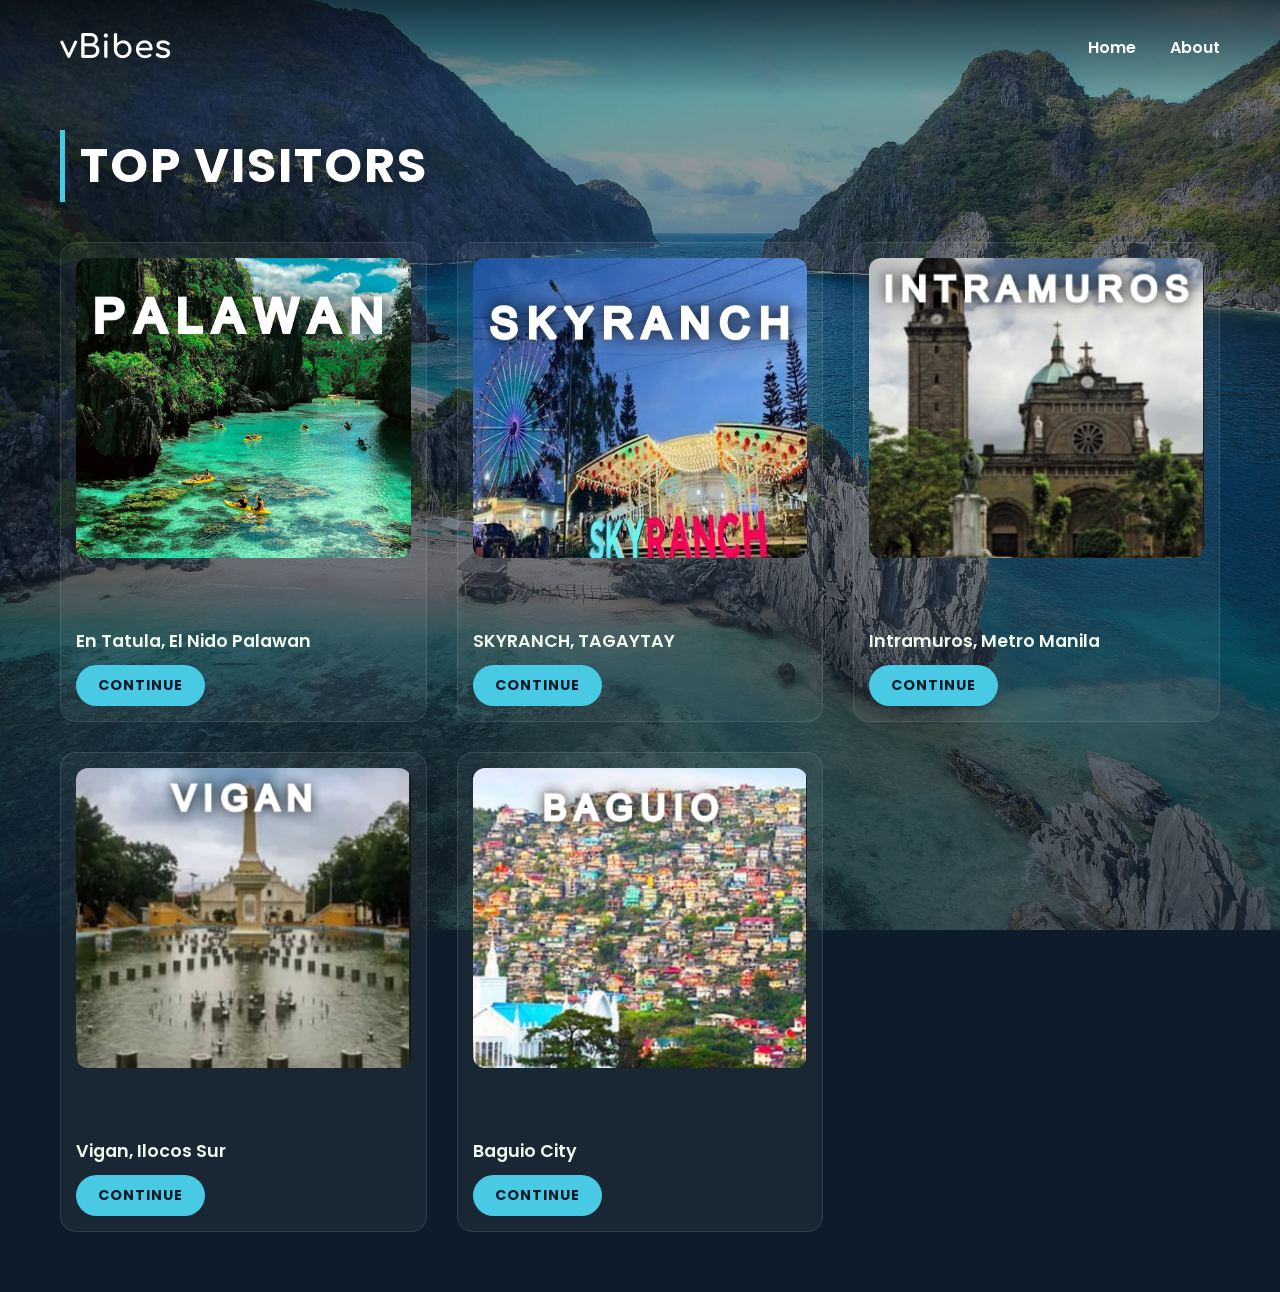
<file: explore.html>
<!DOCTYPE html>
<html lang="en">
<head>
    <meta charset="UTF-8">
    <meta name="viewport" content="width=device-width, initial-scale=1.0">
    <title>vBibes Adventure - Top Visitors</title>
    <link rel="preconnect" href="https://fonts.googleapis.com">
    <link rel="preconnect" href="https://fonts.gstatic.com" crossorigin>
    <link href="https://fonts.googleapis.com/css2?family=Comfortaa:wght@700&family=Poppins:wght@400;600;700&display=swap" rel="stylesheet">
    <link rel="stylesheet" href="explore.css">
</head>
<body>
    <div class="hero">
        <header>
            <a href="index.html" class="logo">vBibes</a>
            <nav>
                <a href="index.html">Home</a>
                <a href="#">About</a>
            </nav>
        </header>

        <div class="content-container">
            <h1 class="section-title">TOP VISITORS</h1>
            
            <div class="cards-row">
                <!-- Card 1: Palawan -->
                <div class="visitor-card">
                    <div class="card-image-wrapper">
                        <img src="palawan.jpg" alt="Palawan">
                    </div>
                    <div class="card-footer">
                        <div class="location-tag">En Tatula, El Nido Palawan</div>
                        <a href="palawan.html" class="continue-btn">Continue</a>
                    </div>
                </div>

                <!-- Card 2: Skyranch -->
                <div class="visitor-card">
                    <div class="card-image-wrapper">
                        <img src="skyranch.jpg" alt="Tagaytay">
                    </div>
                    <div class="card-footer">
                        <div class="location-tag">SKYRANCH, TAGAYTAY</div>
                        <a href="skyranch.html" class="continue-btn">Continue</a>
                    </div>
                </div>

                <!-- Card 3: Intramuros -->
                <div class="visitor-card">
                    <div class="card-image-wrapper">
                        <img src="intramuros.jfif" alt="Metro Manila">
                    </div>
                    <div class="card-footer">
                        <div class="location-tag">Intramuros, Metro Manila</div>
                        <a href="#" class="continue-btn">Continue</a>
                    </div>
                </div>

                <!-- Card 4: Vigan -->
                <div class="visitor-card">
                    <div class="card-image-wrapper">
                        <img src="vigan.jfif" alt="Ilocos Sur">
                    </div>
                    <div class="card-footer">
                        <div class="location-tag">Vigan, Ilocos Sur</div>
                        <a href="#" class="continue-btn">Continue</a>
                    </div>
                </div>

                <!-- Card 5: Baguio -->
                <div class="visitor-card">
                    <div class="card-image-wrapper">
                        <img src="BAGUIO.jfif" alt="Baguio">
                    </div>
                    <div class="card-footer">
                        <div class="location-tag">Baguio City</div>
                        <a href="#" class="continue-btn">Continue</a>
                    </div>
                </div>
            </div> <!-- /cards-row -->
        </div>
    </div>
</body>
</html>
</file>
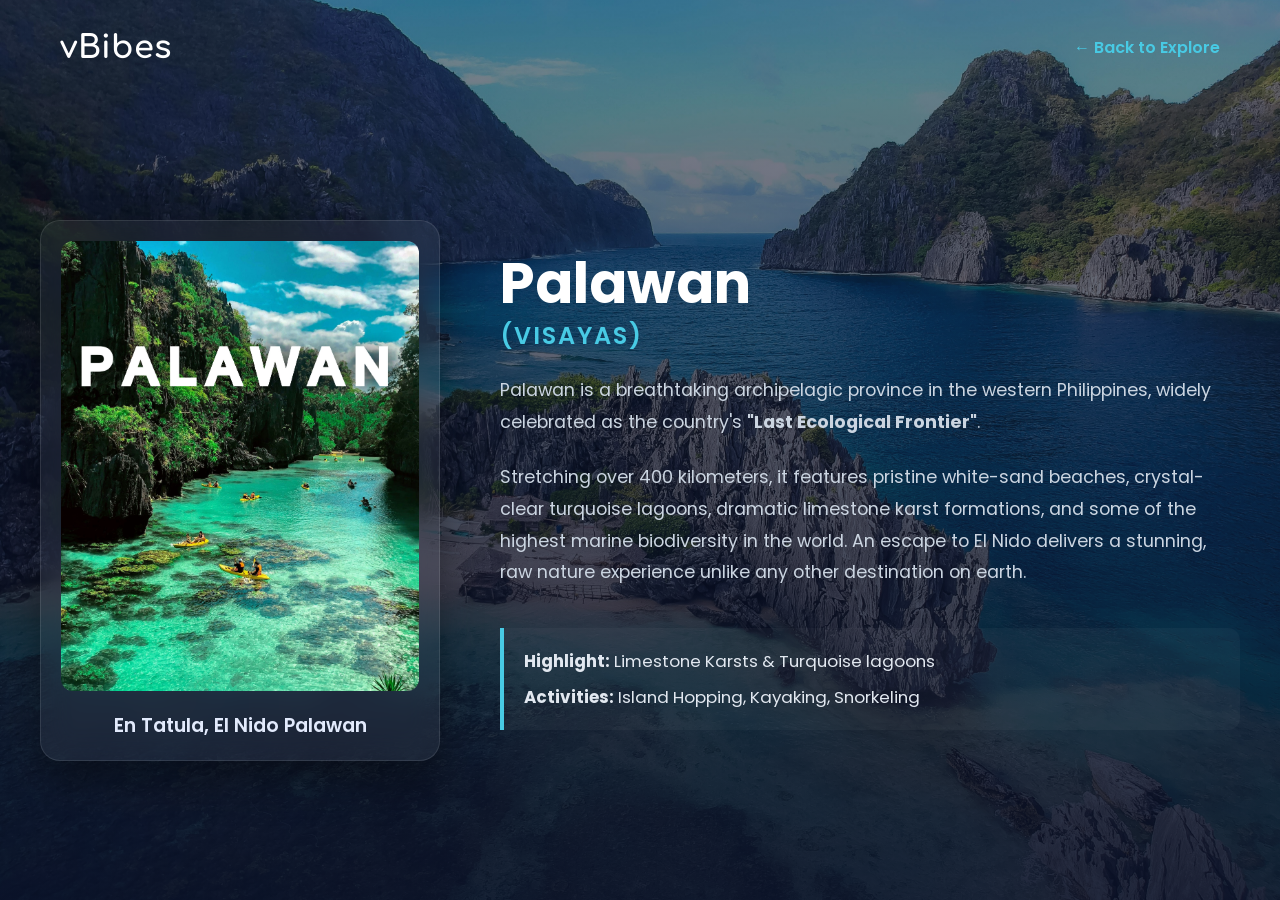
<file: palawan.html>
<!DOCTYPE html>
<html lang="en">
<head>
    <meta charset="UTF-8">
    <meta name="viewport" content="width=device-width, initial-scale=1.0">
    <title>vBibes Adventure - Palawan</title>
    <link rel="preconnect" href="https://fonts.googleapis.com">
    <link rel="preconnect" href="https://fonts.gstatic.com" crossorigin>
    <link href="https://fonts.googleapis.com/css2?family=Comfortaa:wght@700&family=Poppins:wght@400;600;700&display=swap" rel="stylesheet">
    <link rel="stylesheet" href="description.css">
</head>
<body>
    <div class="hero">
        <header>
            <a href="index.html" class="logo">vBibes</a>
            <nav>
                <a href="explore.html" class="back-link">← Back to Explore</a>
            </nav>
        </header>

        <div class="content-container">
            <div class="details-layout">
                <!-- Visual Display Frame -->
                <div class="visitor-card">
                    <div class="card-image-wrapper">
                        <img src="palawan.jpg" alt="Palawan">
                    </div>
                    <div class="location-tag">En Tatula, El Nido Palawan</div>
                </div>

                <!-- Text Presentation Container -->
                <div class="description-section">
                    <h1 class="dest-title">Palawan <span>(VISAYAS)</span></h1>
                    <p class="dest-text">
                        Palawan is a breathtaking archipelagic province in the western Philippines, widely celebrated as the country's <strong>"Last Ecological Frontier"</strong>. 
                    </p>
                    <p class="dest-text">
                        Stretching over 400 kilometers, it features pristine white-sand beaches, crystal-clear turquoise lagoons, dramatic limestone karst formations, and some of the highest marine biodiversity in the world. An escape to El Nido delivers a stunning, raw nature experience unlike any other destination on earth.
                    </p>
                    <div class="meta-details">
                        <div class="meta-item"><strong>Highlight:</strong> Limestone Karsts & Turquoise lagoons</div>
                        <div class="meta-item"><strong>Activities:</strong> Island Hopping, Kayaking, Snorkeling</div>
                    </div>
                </div>
            </div> <!-- /details-layout -->
        </div>
    </div>
</body>
</html>
</file>
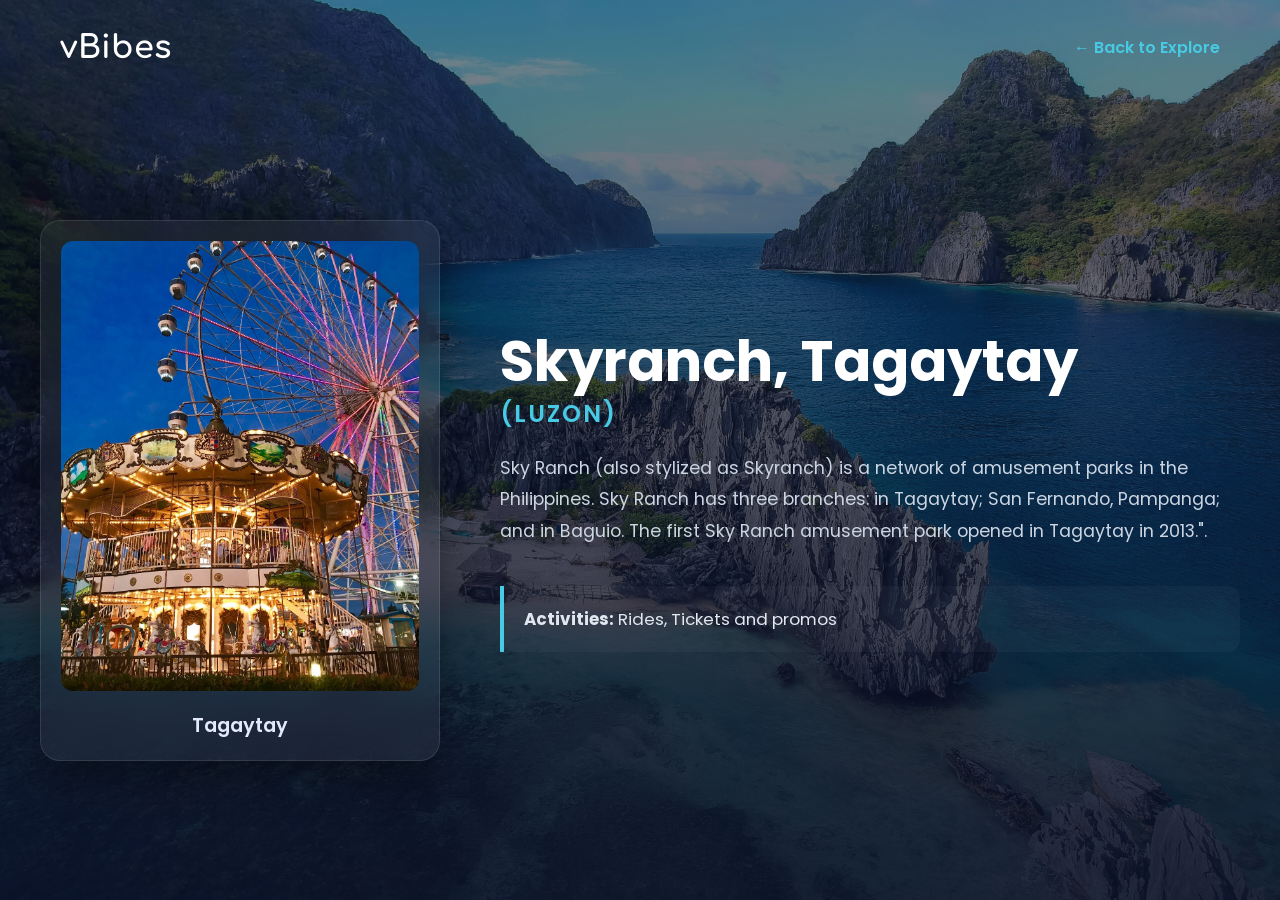
<file: skyranch.html>
<!DOCTYPE html>
<html lang="en">
<head>
    <meta charset="UTF-8">
    <meta name="viewport" content="width=device-width, initial-scale=1.0">
    <title>vBibes Adventure - Palawan</title>
    <link rel="preconnect" href="https://fonts.googleapis.com">
    <link rel="preconnect" href="https://fonts.gstatic.com" crossorigin>
    <link href="https://fonts.googleapis.com/css2?family=Comfortaa:wght@700&family=Poppins:wght@400;600;700&display=swap" rel="stylesheet">
    <link rel="stylesheet" href="description.css">
</head>
<body>
    <div class="hero">
        <header>
            <a href="index.html" class="logo">vBibes</a>
            <nav>
                <a href="explore.html" class="back-link">← Back to Explore</a>
            </nav>
        </header>

        <div class="content-container">
            <div class="details-layout">
                <!-- Visual Display Frame -->
                <div class="visitor-card">
                    <div class="card-image-wrapper">
                        <img src="skyranch cover.jpg" alt="Skyranch">
                    </div>
                    <div class="location-tag">Tagaytay</div>
                </div>

                <!-- Text Presentation Container -->
                <div class="description-section">
                    <h1 class="dest-title">Skyranch, Tagaytay <span>(Luzon)</span></h1>
                    <p class="dest-text">
                        Sky Ranch (also stylized as Skyranch) is a network of amusement parks in the Philippines. Sky Ranch has three branches: in Tagaytay; San Fernando, Pampanga; and in Baguio. The first Sky Ranch amusement park opened in Tagaytay in 2013."</strong>. 
                    </p>
                    <div class="meta-details">
                        <div class="meta-item"><strong>Activities:</strong> Rides, Tickets and promos</div>
                    </div>
                </div>
            </div> <!-- /details-layout -->
        </div>
    </div>
</body>
</html>
</file>
<file: explore.css>
/* Reset and Base Styles */
* {
    margin: 0;
    padding: 0;
    box-sizing: border-box;
}

body, html {
    min-height: 100%;
    font-family: 'Poppins', sans-serif;
    background-color: #0d1b2a;
    color: #ffffff;
    overflow-x: hidden;
}

.hero {
    position: relative;
    min-height: 100vh;
    width: 100vw;
    display: flex;
    flex-direction: column;
    justify-content: flex-start;
    align-items: flex-start;
    padding: 130px 60px 60px 60px;
    background: linear-gradient(rgba(13, 27, 42, 0.4), rgba(13, 27, 42, 0.85)), url('../beach.jpg') no-repeat center center/cover fixed;
}

/* Navigation Bar */
header {
    position: absolute;
    top: 0;
    left: 0;
    width: 100%;
    display: flex;
    justify-content: space-between;
    align-items: center;
    padding: 30px 60px;
    z-index: 10;
    background: linear-gradient(to bottom, rgba(0,0,0,0.6), rgba(0,0,0,0));
}

.logo {
    font-family: 'Comfortaa', cursive;
    font-size: 2rem;
    color: #ffffff;
    text-decoration: none;
    font-weight: 700;
}

nav a {
    color: #ffffff;
    text-decoration: none;
    font-size: 1rem;
    font-weight: 600;
    margin-left: 30px;
    transition: color 0.3s ease;
}

nav a:hover {
    color: #48cae4;
}

/* Content Layout */
.content-container {
    z-index: 2;
    width: 100%;
}

.section-title {
    font-size: 3rem;
    font-weight: 700;
    letter-spacing: 2px;
    text-transform: uppercase;
    text-shadow: 0 4px 15px rgba(0, 0, 0, 0.5);
    margin-bottom: 40px;
    border-left: 5px solid #48cae4;
    padding-left: 15px;
    animation: fadeInDown 1s cubic-bezier(0.25, 1, 0.5, 1) forwards;
}

.cards-row {
    display: grid;
    grid-template-columns: repeat(auto-fill, minmax(280px, 1fr));
    gap: 30px;
    width: 100%;
    animation: fadeInUp 1s cubic-bezier(0.25, 1, 0.5, 1) forwards;
}

.visitor-card {
    background: rgba(255, 255, 255, 0.05);
    backdrop-filter: blur(12px);
    -webkit-backdrop-filter: blur(12px);
    border-radius: 16px;
    border: 1px solid rgba(255, 255, 255, 0.1);
    padding: 15px;
    display: flex;
    flex-direction: column;
    justify-content: space-between;
    transition: transform 0.4s cubic-bezier(0.16, 1, 0.3, 1), border-color 0.4s ease, box-shadow 0.4s ease;
    height: 480px;
}

.visitor-card:hover {
    transform: translateY(-8px);
    border-color: rgba(72, 202, 228, 0.5);
    box-shadow: 0 20px 40px rgba(0, 0, 0, 0.4);
}

.card-image-wrapper {
    width: 100%;
    height: 300px;
    border-radius: 12px;
    overflow: hidden;
    margin-bottom: 15px;
}

.card-image-wrapper img {
    width: 100%;
    height: 100%;
    object-fit: cover;
    transition: transform 0.6s cubic-bezier(0.16, 1, 0.3, 1);
}

.visitor-card:hover .card-image-wrapper img {
    transform: scale(1.08);
}

/* Card Footer & Modern Button Positioning */
.card-footer {
    display: flex;
    flex-direction: column;
    gap: 12px;
}

.location-tag {
    font-size: 1.1rem;
    font-weight: 600;
    color: #f1faee;
    line-height: 1.3;
}

.continue-btn {
    align-self: flex-start;
    background: #48cae4;
    color: #0d1b2a;
    text-decoration: none;
    font-weight: 700;
    font-size: 0.9rem;
    padding: 10px 22px;
    border-radius: 30px;
    text-transform: uppercase;
    letter-spacing: 1px;
    transition: background-color 0.3s ease, transform 0.3s ease, box-shadow 0.3s ease;
}

.continue-btn:hover {
    background-color: #90e0ef;
    transform: scale(1.05);
    box-shadow: 0 4px 15px rgba(72, 202, 228, 0.4);
}

/* Keyframes */
@keyframes fadeInUp {
    from { opacity: 0; transform: translateY(30px); }
    to { opacity: 1; transform: translateY(0); }
}

@keyframes fadeInDown {
    from { opacity: 0; transform: translateY(-30px); }
    to { opacity: 1; transform: translateY(0); }
}

/* Mobile responsive adjustments */
@media (max-width: 768px) {
    header { padding: 20px; }
    .hero { padding: 100px 20px 40px 20px; }
    .section-title { font-size: 2.2rem; }
    .cards-row { grid-template-columns: 1fr; }
}
</file>
<file: description.css>
/* Reset and Base Styles */
* {
    margin: 0;
    padding: 0;
    box-sizing: border-box;
}

body, html {
    min-height: 100%;
    font-family: 'Poppins', sans-serif;
    background-color: #0a1128;
    color: #ffffff;
    overflow-x: hidden;
}

/* Background Layer */
.hero {
    position: relative;
    min-height: 100vh;
    width: 100vw;
    display: flex;
    flex-direction: column;
    justify-content: center;
    align-items: center;
    padding: 120px 40px 40px 40px;
    background: linear-gradient(rgba(10, 17, 40, 0.5), rgba(10, 17, 40, 0.9)), url('../beach.jpg') no-repeat center center/cover fixed;
}

/* Header */
header {
    position: absolute;
    top: 0;
    left: 0;
    width: 100%;
    display: flex;
    justify-content: space-between;
    align-items: center;
    padding: 30px 60px;
    z-index: 10;
}

.logo {
    font-family: 'Comfortaa', cursive;
    font-size: 2rem;
    color: #ffffff;
    text-decoration: none;
    font-weight: 700;
}

.back-link {
    color: #48cae4;
    text-decoration: none;
    font-weight: 600;
    transition: color 0.3s ease, transform 0.3s ease;
}

.back-link:hover {
    color: #90e0ef;
    transform: translateX(-3px);
}

/* Split-screen Details Layout */
.content-container {
    z-index: 2;
    width: 100%;
    max-width: 1200px;
    margin: 0 auto;
}

.details-layout {
    display: flex;
    flex-direction: row;
    gap: 60px;
    align-items: center;
    justify-content: center;
}

/* Left Column: Glassmorphic Visual Card Frame */
.visitor-card {
    background: rgba(255, 255, 255, 0.05);
    backdrop-filter: blur(15px);
    -webkit-backdrop-filter: blur(15px);
    border-radius: 20px;
    border: 1px solid rgba(255, 255, 255, 0.1);
    padding: 20px;
    width: 400px;
    flex-shrink: 0;
    box-shadow: 0 20px 40px rgba(0, 0, 0, 0.4);
    animation: slideInLeft 1s cubic-bezier(0.25, 1, 0.5, 1) forwards;
}

.card-image-wrapper {
    width: 100%;
    height: 450px;
    border-radius: 12px;
    overflow: hidden;
    margin-bottom: 20px;
}

.card-image-wrapper img {
    width: 100%;
    height: 100%;
    object-fit: cover;
}

.location-tag {
    font-size: 1.2rem;
    font-weight: 600;
    text-align: center;
    color: #e2eafc;
}

/* Right Column: Descriptions & Details */
.description-section {
    flex-grow: 1;
    display: flex;
    flex-direction: column;
    gap: 24px;
    animation: slideInRight 1s cubic-bezier(0.25, 1, 0.5, 1) forwards;
}

.dest-title {
    font-size: 3.5rem;
    font-weight: 700;
    line-height: 1.2;
}

.dest-title span {
    font-size: 1.5rem;
    color: #48cae4;
    font-weight: 600;
    display: block;
    text-transform: uppercase;
    letter-spacing: 2px;
    margin-top: 5px;
}

.dest-text {
    font-size: 1.1rem;
    line-height: 1.8;
    color: #cbd5e1;
}

.meta-details {
    margin-top: 15px;
    background: rgba(255, 255, 255, 0.03);
    border-left: 4px solid #48cae4;
    padding: 20px;
    border-radius: 0 12px 12px 0;
    display: flex;
    flex-direction: column;
    gap: 10px;
}

.meta-item {
    font-size: 1.05rem;
    color: #e2e8f0;
}

/* Animations */
@keyframes slideInLeft {
    from { opacity: 0; transform: translateX(-50px); }
    to { opacity: 1; transform: translateX(0); }
}

@keyframes slideInRight {
    from { opacity: 0; transform: translateX(50px); }
    to { opacity: 1; transform: translateX(0); }
}

/* Mobile Responsive styling */
@media (max-width: 968px) {
    .details-layout {
        flex-direction: column;
        gap: 40px;
    }
    .visitor-card {
        width: 100%;
        max-width: 400px;
    }
    .dest-title {
        font-size: 2.5rem;
        text-align: center;
    }
    .description-section {
        text-align: center;
    }
    .meta-details {
        text-align: left;
    }
}
</file>
